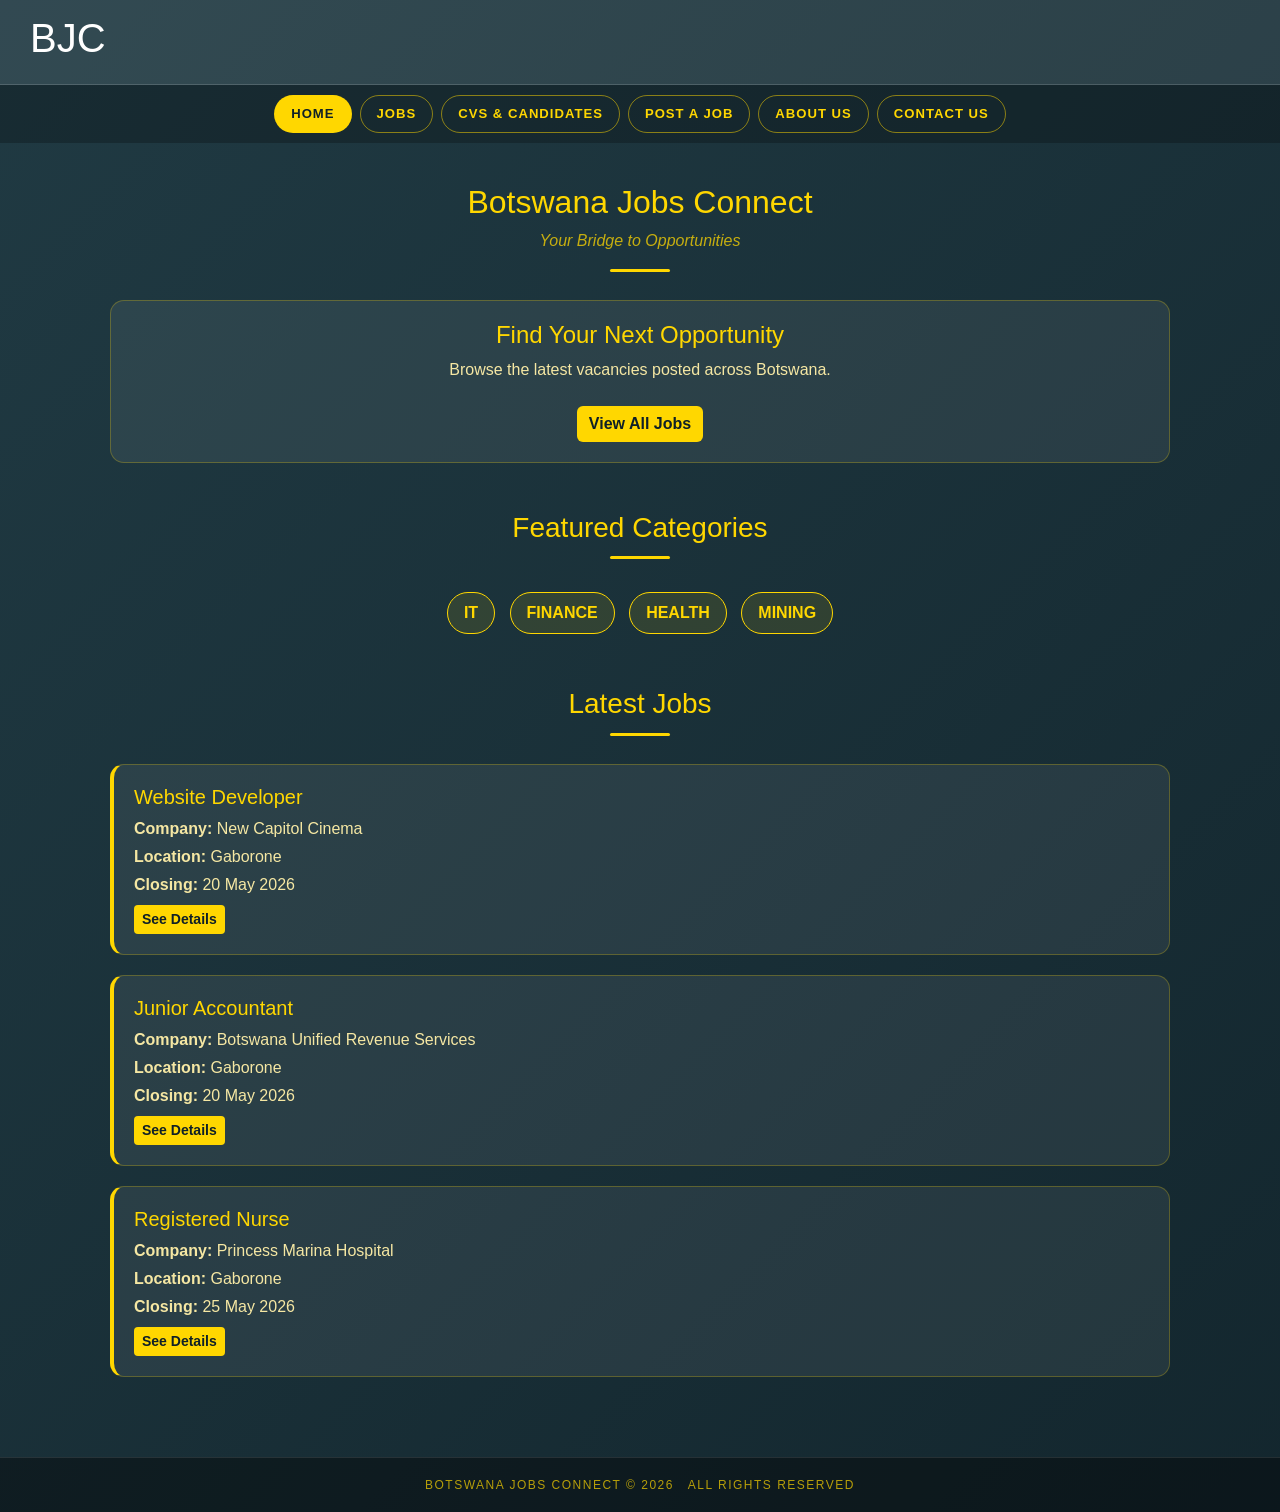
<file: index.html>
<!DOCTYPE html>
<html lang="en">
<head>
  <meta charset="UTF-8">
  <meta name="viewport" content="width=device-width, initial-scale=1.0">
  <title>Home | Botswana Jobs Connect</title>
  <link href="https://cdn.jsdelivr.net/npm/bootstrap@5.3.2/dist/css/bootstrap.min.css" rel="stylesheet">
  <link rel="stylesheet" href="styles.css">
</head>
<body>
  <header class="site-header">
    <h1>BJC</h1>

  </header>

  <nav class="bjc-nav">
    <a href="index.html" class="active">Home</a>
    <a href="jobs.html">Jobs</a>
    <a href="candidates.html">CVs &amp; Candidates</a>
    <a href="post-job.html">Post a Job</a>
    <a href="about-us.html">About Us</a>
    <a href="contact-us.html">Contact Us</a>
  </nav>

  <main>
    <h2 class="page-title">Botswana Jobs Connect</h2>
    <p class="text-center" style="color: rgba(255,215,0,0.75); font-style: italic;">Your Bridge to Opportunities</p>
    <div class="gold-line"></div>

    <div class="glass-card text-center">
      <h4 style="color:gold;">Find Your Next Opportunity</h4>
      <p>Browse the latest vacancies posted across Botswana.</p>
      <a href="jobs.html" class="btn btn-gold mt-2">View All Jobs</a>
    </div>

    <h3 class="text-center mt-5" style="color:gold;">Featured Categories</h3>
    <div class="gold-line"></div>
    <div class="text-center">
      <a href="jobs.html" class="category-pill" style="text-decoration:none;">IT</a>
      <a href="jobs.html" class="category-pill" style="text-decoration:none;">FINANCE</a>
      <a href="jobs.html" class="category-pill" style="text-decoration:none;">HEALTH</a>
      <a href="jobs.html" class="category-pill" style="text-decoration:none;">MINING</a>
    </div>

    <h3 class="text-center mt-5" style="color:gold;">Latest Jobs</h3>
    <div class="gold-line"></div>

    <div class="glass-card job-card">
      <h5 style="color:gold;">Website Developer</h5>
      <p class="mb-1"><strong>Company:</strong> New Capitol Cinema</p>
      <p class="mb-1"><strong>Location:</strong> Gaborone</p>
      <p class="mb-2"><strong>Closing:</strong> 20 May 2026</p>
      <a href="jobs.html" class="btn btn-gold btn-sm">See Details</a>
    </div>

    <div class="glass-card job-card">
      <h5 style="color:gold;">Junior Accountant</h5>
      <p class="mb-1"><strong>Company:</strong> Botswana Unified Revenue Services</p>
      <p class="mb-1"><strong>Location:</strong> Gaborone</p>
      <p class="mb-2"><strong>Closing:</strong> 20 May 2026</p>
      <a href="jobs.html" class="btn btn-gold btn-sm">See Details</a>
    </div>

    <div class="glass-card job-card">
      <h5 style="color:gold;">Registered Nurse</h5>
      <p class="mb-1"><strong>Company:</strong> Princess Marina Hospital</p>
      <p class="mb-1"><strong>Location:</strong> Gaborone</p>
      <p class="mb-2"><strong>Closing:</strong> 25 May 2026</p>
      <a href="jobs.html" class="btn btn-gold btn-sm">See Details</a>
    </div>
  </main>

  <footer class="site-footer">Botswana Jobs Connect &copy; 2026 &nbsp; All Rights Reserved</footer>
</body>
</html>
</file>
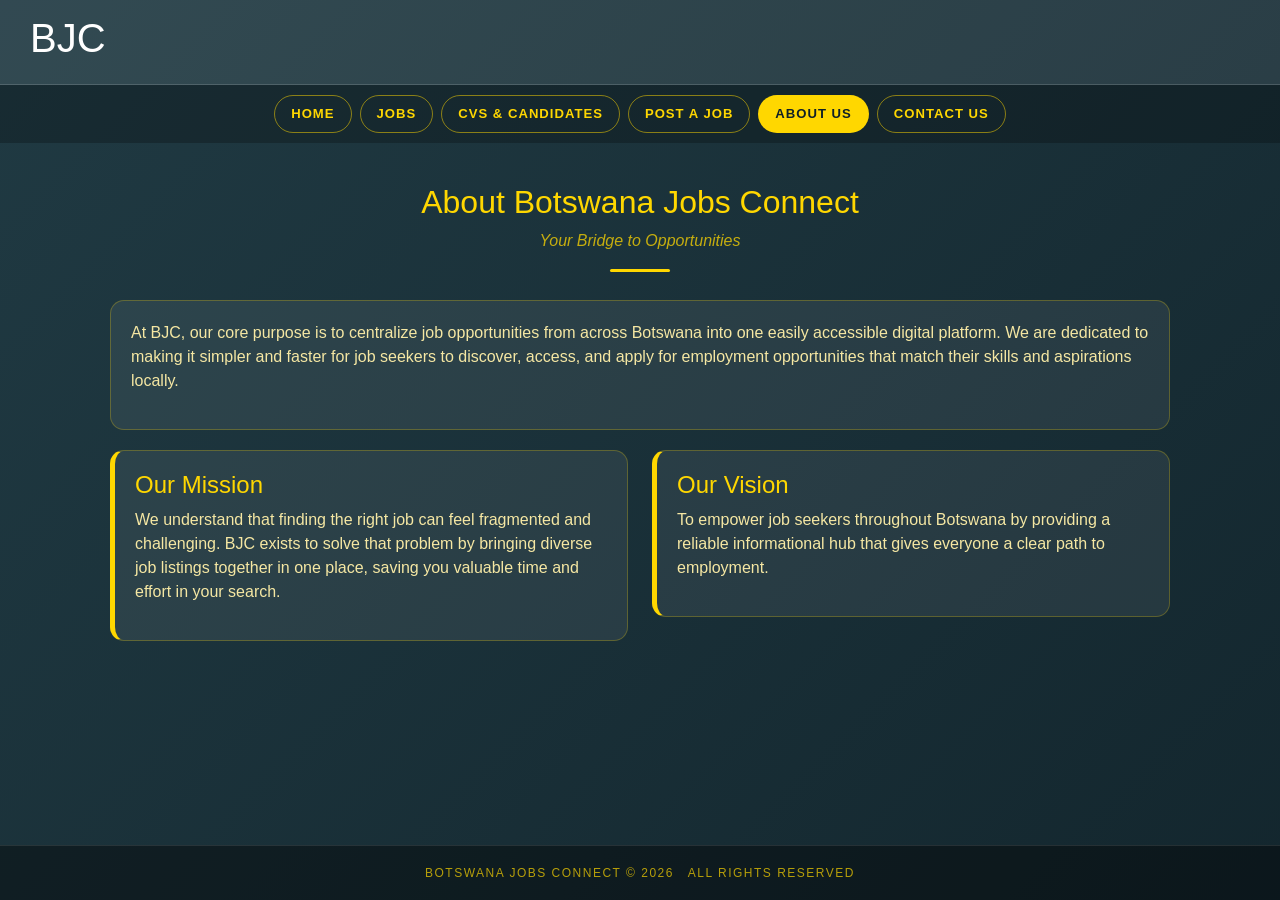
<file: about-us.html>
<!DOCTYPE html>
<html lang="en">
<head>
  <meta charset="UTF-8">
  <meta name="viewport" content="width=device-width, initial-scale=1.0">
  <title>About Us | Botswana Jobs Connect</title>
  <link href="https://cdn.jsdelivr.net/npm/bootstrap@5.3.2/dist/css/bootstrap.min.css" rel="stylesheet">
  <link rel="stylesheet" href="styles.css">
</head>
<body>
  <header class="site-header">
    <h1>BJC</h1>

  </header>

  <nav class="bjc-nav">
    <a href="index.html">Home</a>
    <a href="jobs.html">Jobs</a>
    <a href="candidates.html">CVs &amp; Candidates</a>
    <a href="post-job.html">Post a Job</a>
    <a href="about-us.html" class="active">About Us</a>
    <a href="contact-us.html">Contact Us</a>
  </nav>

  <main>
    <h2 class="page-title">About Botswana Jobs Connect</h2>
    <p class="text-center" style="color: rgba(255,215,0,0.75); font-style: italic;">Your Bridge to Opportunities</p>
    <div class="gold-line"></div>

    <div class="glass-card">
      <p>
        At BJC, our core purpose is to centralize job opportunities from across Botswana
        into one easily accessible digital platform. We are dedicated to making it simpler
        and faster for job seekers to discover, access, and apply for employment
        opportunities that match their skills and aspirations locally.
      </p>
    </div>

    <div class="row">
      <div class="col-md-6">
        <div class="glass-card" style="border-left:5px solid gold;">
          <h4 style="color:gold;">Our Mission</h4>
          <p>
            We understand that finding the right job can feel fragmented and challenging.
            BJC exists to solve that problem by bringing diverse job listings together in
            one place, saving you valuable time and effort in your search.
          </p>
        </div>
      </div>
      <div class="col-md-6">
        <div class="glass-card" style="border-left:5px solid gold;">
          <h4 style="color:gold;">Our Vision</h4>
          <p>
            To empower job seekers throughout Botswana by providing a reliable
            informational hub that gives everyone a clear path to employment.
          </p>
        </div>
      </div>
    </div>
  </main>

  <footer class="site-footer">Botswana Jobs Connect &copy; 2026 &nbsp; All Rights Reserved</footer>
</body>
</html>
</file>
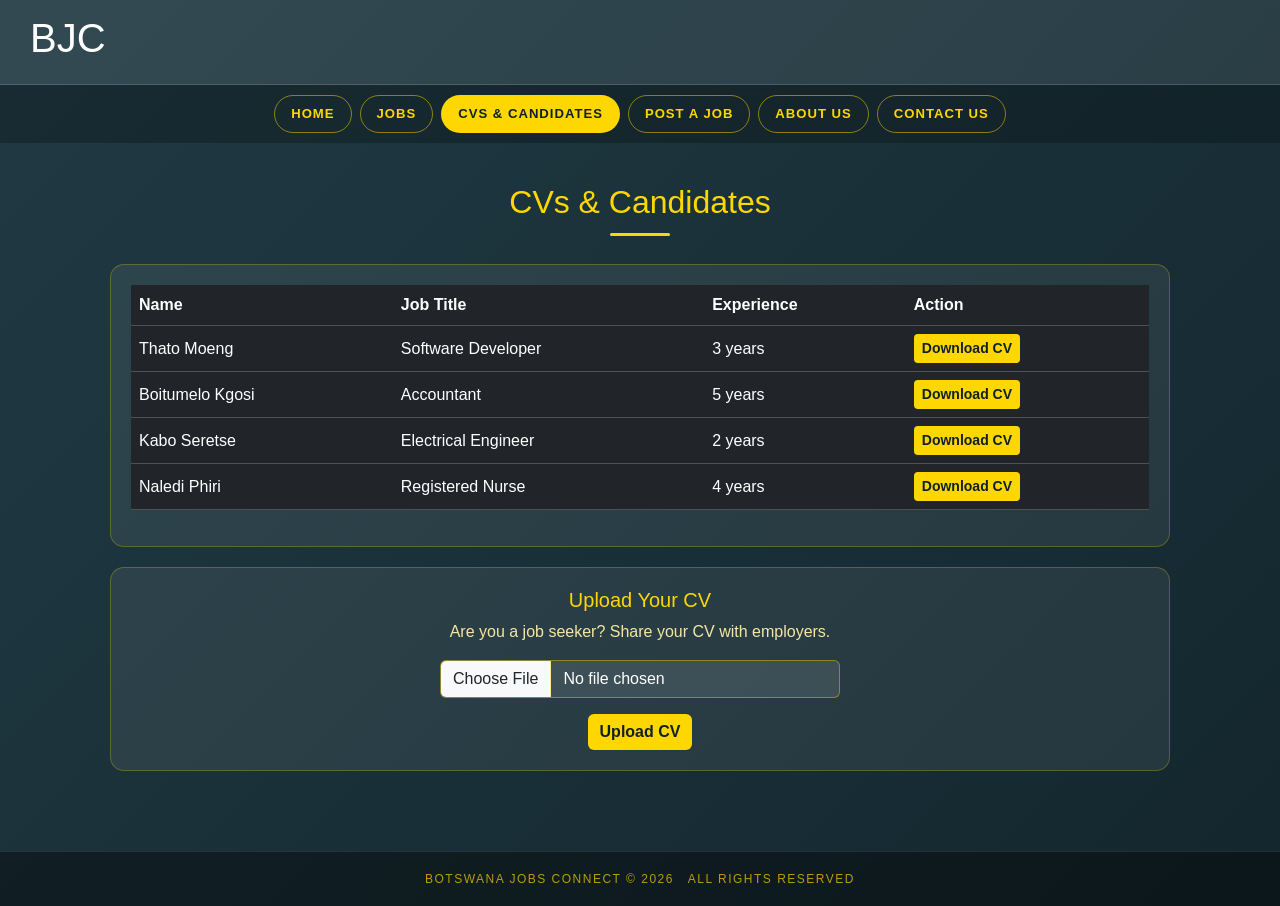
<file: candidates.html>
<!DOCTYPE html>
<html lang="en">
<head>
  <meta charset="UTF-8">
  <meta name="viewport" content="width=device-width, initial-scale=1.0">
  <title>CVs &amp; Candidates | Botswana Jobs Connect</title>
  <link href="https://cdn.jsdelivr.net/npm/bootstrap@5.3.2/dist/css/bootstrap.min.css" rel="stylesheet">
  <link rel="stylesheet" href="styles.css">
</head>
<body>
  <header class="site-header">
    <h1>BJC</h1>
 
  </header>

  <nav class="bjc-nav">
    <a href="index.html">Home</a>
    <a href="jobs.html">Jobs</a>
    <a href="candidates.html" class="active">CVs &amp; Candidates</a>
    <a href="post-job.html">Post a Job</a>
    <a href="about-us.html">About Us</a>
    <a href="contact-us.html">Contact Us</a>
  </nav>

  <main>
    <h2 class="page-title">CVs &amp; Candidates</h2>
    <div class="gold-line"></div>

    <div class="table-responsive glass-card">
      <table class="table table-dark table-hover align-middle">
        <thead>
          <tr style="color:gold;">
            <th>Name</th>
            <th>Job Title</th>
            <th>Experience</th>
            <th>Action</th>
          </tr>
        </thead>
        <tbody>
          <tr>
            <td>Thato Moeng</td>
            <td>Software Developer</td>
            <td>3 years</td>
            <td><a href="#" class="btn btn-gold btn-sm">Download CV</a></td>
          </tr>
          <tr>
            <td>Boitumelo Kgosi</td>
            <td>Accountant</td>
            <td>5 years</td>
            <td><a href="#" class="btn btn-gold btn-sm">Download CV</a></td>
          </tr>
          <tr>
            <td>Kabo Seretse</td>
            <td>Electrical Engineer</td>
            <td>2 years</td>
            <td><a href="#" class="btn btn-gold btn-sm">Download CV</a></td>
          </tr>
          <tr>
            <td>Naledi Phiri</td>
            <td>Registered Nurse</td>
            <td>4 years</td>
            <td><a href="#" class="btn btn-gold btn-sm">Download CV</a></td>
          </tr>
        </tbody>
      </table>
    </div>

    <div class="glass-card text-center">
      <h5 style="color:gold;">Upload Your CV</h5>
      <p>Are you a job seeker? Share your CV with employers.</p>
      <form action="#" method="post" enctype="multipart/form-data">
        <input type="file" name="cv" class="form-control mb-3" style="max-width:400px;margin:0 auto;">
        <button type="submit" class="btn btn-gold">Upload CV</button>
      </form>
    </div>
  </main>

  <footer class="site-footer">Botswana Jobs Connect &copy; 2026 &nbsp; All Rights Reserved</footer>
</body>
</html>
</file>
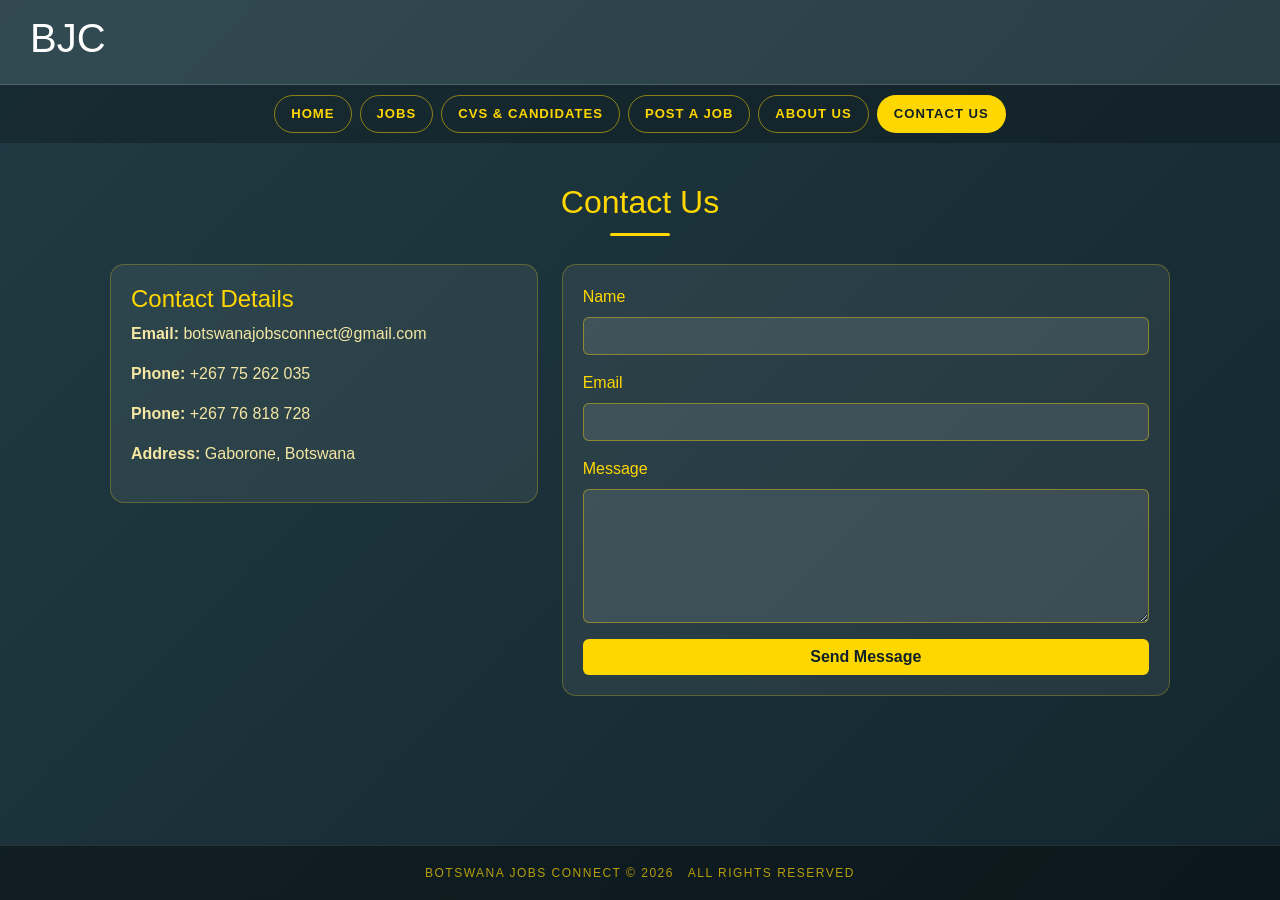
<file: contact-us.html>
<!DOCTYPE html>
<html lang="en">
<head>
  <meta charset="UTF-8">
  <meta name="viewport" content="width=device-width, initial-scale=1.0">
  <title>Contact Us | Botswana Jobs Connect</title>
  <link href="https://cdn.jsdelivr.net/npm/bootstrap@5.3.2/dist/css/bootstrap.min.css" rel="stylesheet">
  <link rel="stylesheet" href="styles.css">
</head>
<body>
  <header class="site-header">
    <h1>BJC</h1>

  </header>

  <nav class="bjc-nav">
    <a href="index.html">Home</a>
    <a href="jobs.html">Jobs</a>
    <a href="candidates.html">CVs &amp; Candidates</a>
    <a href="post-job.html">Post a Job</a>
    <a href="about-us.html">About Us</a>
    <a href="contact-us.html" class="active">Contact Us</a>
  </nav>

  <main>
    <h2 class="page-title">Contact Us</h2>
    <div class="gold-line"></div>

    <div class="row">
      <div class="col-md-5">
        <div class="glass-card">
          <h4 style="color:gold;">Contact Details</h4>
          <p><strong>Email:</strong> botswanajobsconnect@gmail.com</p>
          <p><strong>Phone:</strong> +267 75 262 035</p>
          <p><strong>Phone:</strong> +267 76 818 728</p>
          <p><strong>Address:</strong> Gaborone, Botswana</p>
        </div>
      </div>

      <div class="col-md-7">
        <div class="glass-card">
          <form action="mailto:botswanajobsconnect@gmail.com" method="post" enctype="text/plain">
            <div class="mb-3">
              <label class="form-label" style="color:gold;">Name</label>
              <input type="text" name="name" class="form-control" required>
            </div>
            <div class="mb-3">
              <label class="form-label" style="color:gold;">Email</label>
              <input type="email" name="email" class="form-control" required>
            </div>
            <div class="mb-3">
              <label class="form-label" style="color:gold;">Message</label>
              <textarea name="message" class="form-control" rows="5" required></textarea>
            </div>
            <button type="submit" class="btn btn-gold w-100">Send Message</button>
          </form>
        </div>
      </div>
    </div>
  </main>

  <footer class="site-footer">Botswana Jobs Connect &copy; 2026 &nbsp; All Rights Reserved</footer>
</body>
</html>
</file>
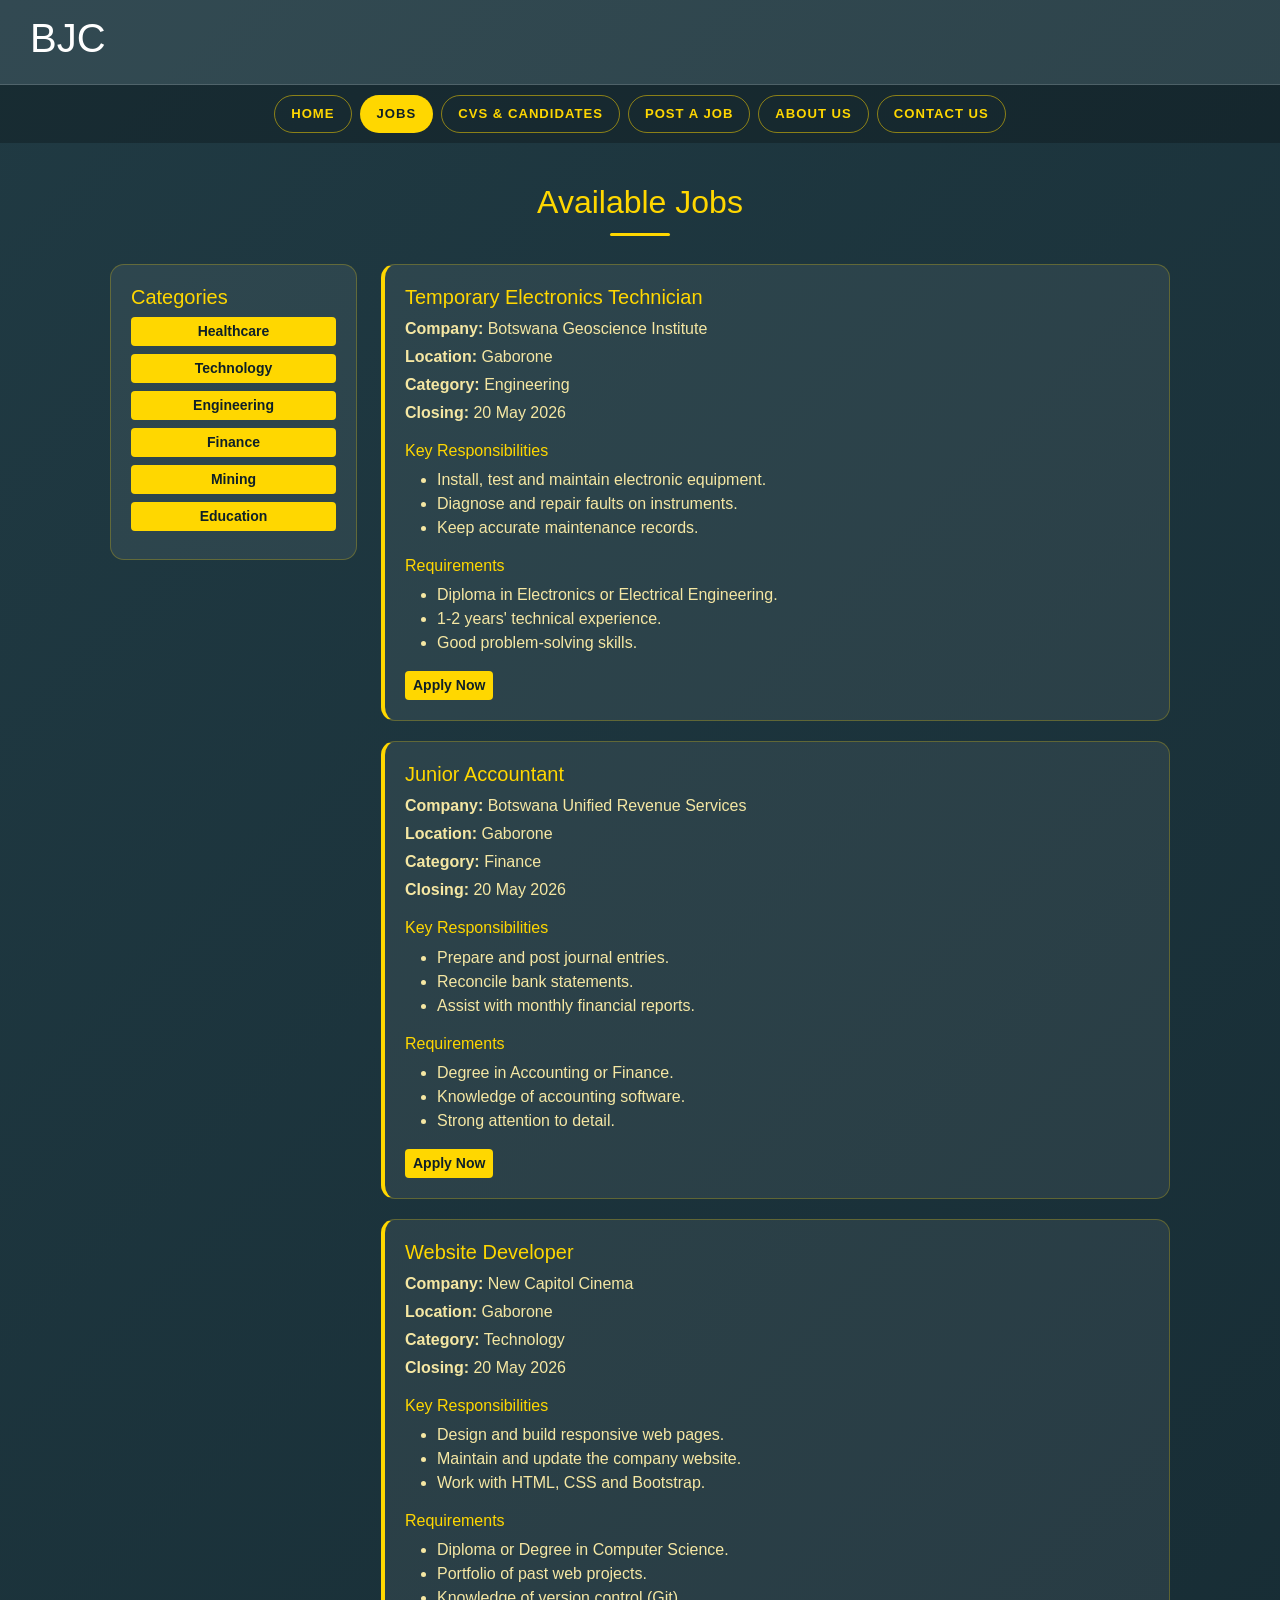
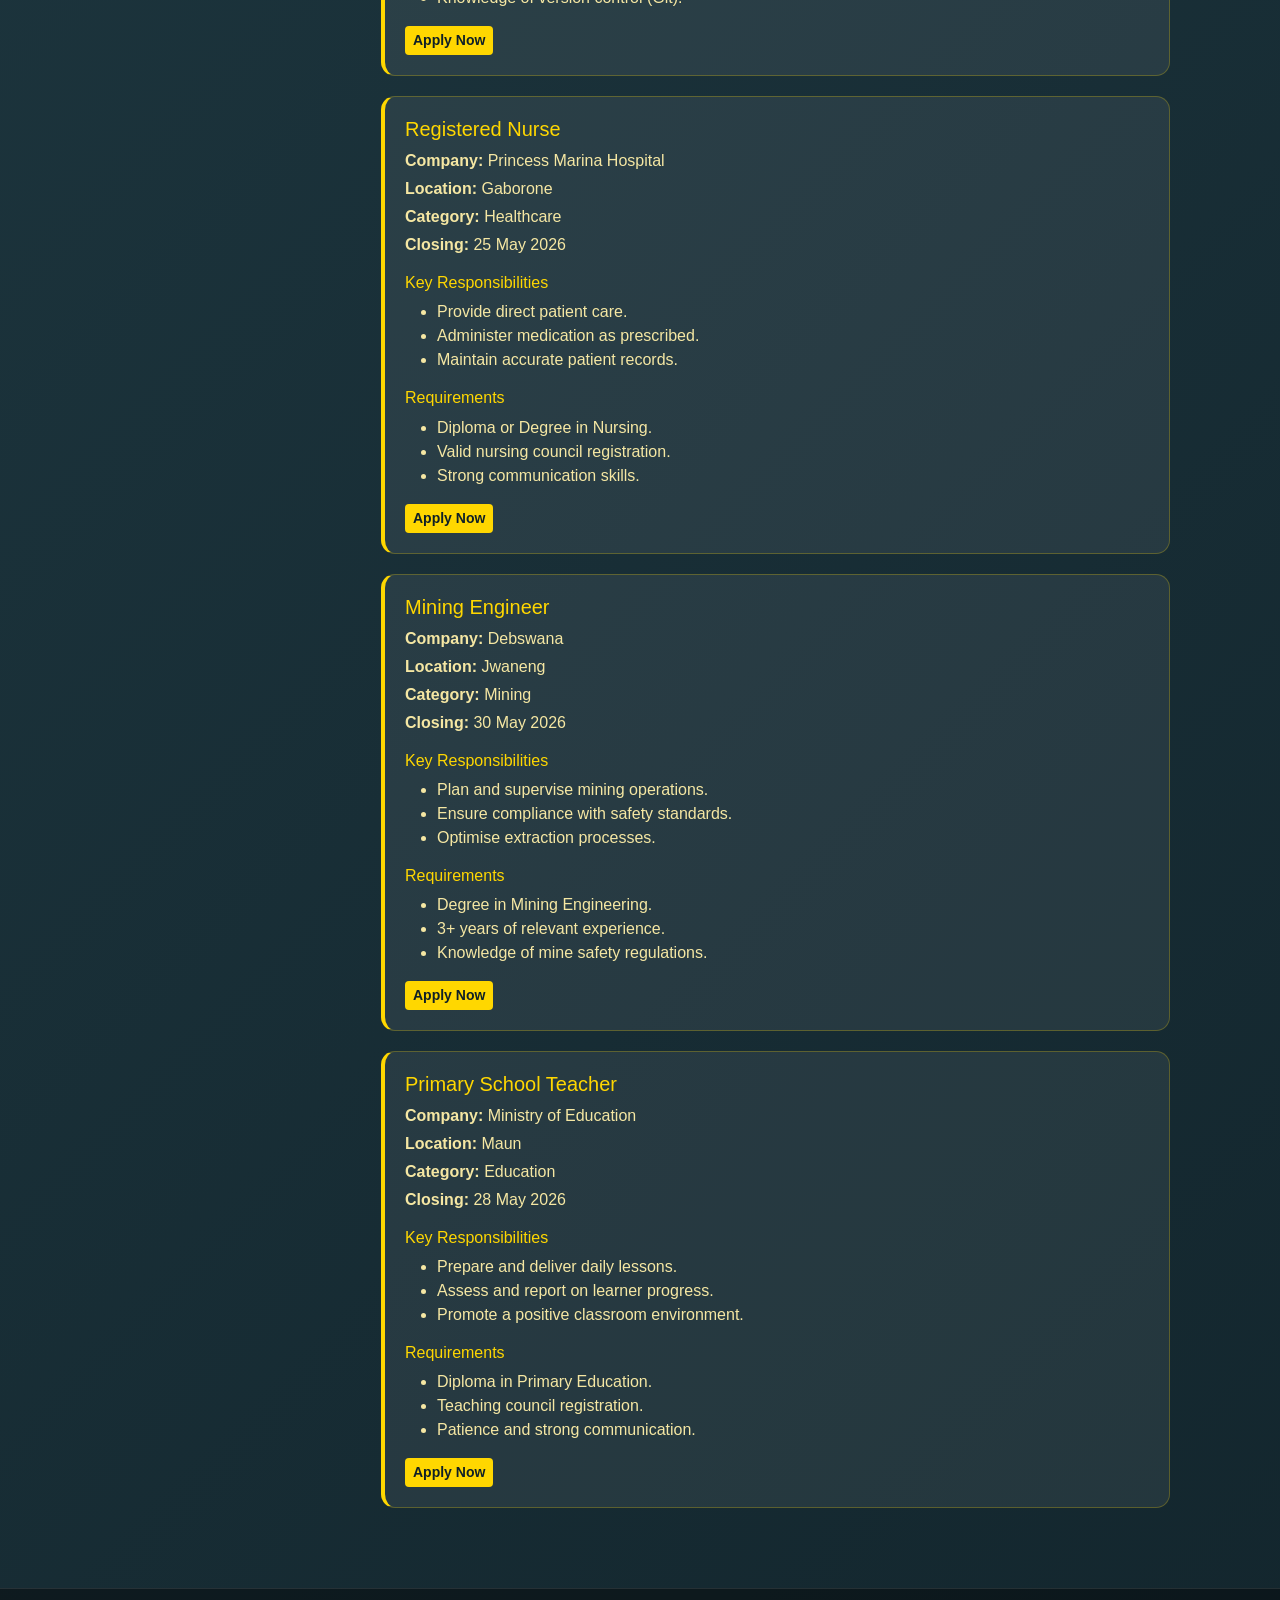
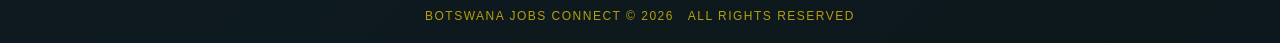
<file: jobs.html>
<!DOCTYPE html>
<html lang="en">
<head>
  <meta charset="UTF-8">
  <meta name="viewport" content="width=device-width, initial-scale=1.0">
  <title>Jobs | Botswana Jobs Connect</title>
  <link href="https://cdn.jsdelivr.net/npm/bootstrap@5.3.2/dist/css/bootstrap.min.css" rel="stylesheet">
  <link rel="stylesheet" href="styles.css">
</head>
<body>
  <header class="site-header">
    <h1>BJC</h1>

  </header>

  <nav class="bjc-nav">
    <a href="index.html">Home</a>
    <a href="jobs.html" class="active">Jobs</a>
    <a href="candidates.html">CVs &amp; Candidates</a>
    <a href="post-job.html">Post a Job</a>
    <a href="about-us.html">About Us</a>
    <a href="contact-us.html">Contact Us</a>
  </nav>

  <main>
    <h2 class="page-title">Available Jobs</h2>
    <div class="gold-line"></div>

    <div class="row">
      <div class="col-md-3">
        <div class="glass-card">
          <h5 style="color:gold;">Categories</h5>
          <a href="#healthcare" class="btn btn-gold btn-sm w-100 mb-2">Healthcare</a>
          <a href="#technology" class="btn btn-gold btn-sm w-100 mb-2">Technology</a>
          <a href="#engineering" class="btn btn-gold btn-sm w-100 mb-2">Engineering</a>
          <a href="#finance" class="btn btn-gold btn-sm w-100 mb-2">Finance</a>
          <a href="#mining" class="btn btn-gold btn-sm w-100 mb-2">Mining</a>
          <a href="#education" class="btn btn-gold btn-sm w-100 mb-2">Education</a>
        </div>
      </div>

      <div class="col-md-9">

        <div id="engineering" class="glass-card job-card">
          <h5 style="color:gold;">Temporary Electronics Technician</h5>
          <p class="mb-1"><strong>Company:</strong> Botswana Geoscience Institute</p>
          <p class="mb-1"><strong>Location:</strong> Gaborone</p>
          <p class="mb-1"><strong>Category:</strong> Engineering</p>
          <p class="mb-2"><strong>Closing:</strong> 20 May 2026</p>
          <h6 style="color:gold;" class="mt-3">Key Responsibilities</h6>
          <ul>
            <li>Install, test and maintain electronic equipment.</li>
            <li>Diagnose and repair faults on instruments.</li>
            <li>Keep accurate maintenance records.</li>
          </ul>
          <h6 style="color:gold;">Requirements</h6>
          <ul>
            <li>Diploma in Electronics or Electrical Engineering.</li>
            <li>1-2 years' technical experience.</li>
            <li>Good problem-solving skills.</li>
          </ul>
          <a href="#" class="btn btn-gold btn-sm">Apply Now</a>
        </div>

        <div id="finance" class="glass-card job-card">
          <h5 style="color:gold;">Junior Accountant</h5>
          <p class="mb-1"><strong>Company:</strong> Botswana Unified Revenue Services</p>
          <p class="mb-1"><strong>Location:</strong> Gaborone</p>
          <p class="mb-1"><strong>Category:</strong> Finance</p>
          <p class="mb-2"><strong>Closing:</strong> 20 May 2026</p>
          <h6 style="color:gold;" class="mt-3">Key Responsibilities</h6>
          <ul>
            <li>Prepare and post journal entries.</li>
            <li>Reconcile bank statements.</li>
            <li>Assist with monthly financial reports.</li>
          </ul>
          <h6 style="color:gold;">Requirements</h6>
          <ul>
            <li>Degree in Accounting or Finance.</li>
            <li>Knowledge of accounting software.</li>
            <li>Strong attention to detail.</li>
          </ul>
          <a href="#" class="btn btn-gold btn-sm">Apply Now</a>
        </div>

        <div id="technology" class="glass-card job-card">
          <h5 style="color:gold;">Website Developer</h5>
          <p class="mb-1"><strong>Company:</strong> New Capitol Cinema</p>
          <p class="mb-1"><strong>Location:</strong> Gaborone</p>
          <p class="mb-1"><strong>Category:</strong> Technology</p>
          <p class="mb-2"><strong>Closing:</strong> 20 May 2026</p>
          <h6 style="color:gold;" class="mt-3">Key Responsibilities</h6>
          <ul>
            <li>Design and build responsive web pages.</li>
            <li>Maintain and update the company website.</li>
            <li>Work with HTML, CSS and Bootstrap.</li>
          </ul>
          <h6 style="color:gold;">Requirements</h6>
          <ul>
            <li>Diploma or Degree in Computer Science.</li>
            <li>Portfolio of past web projects.</li>
            <li>Knowledge of version control (Git).</li>
          </ul>
          <a href="#" class="btn btn-gold btn-sm">Apply Now</a>
        </div>

        <div id="healthcare" class="glass-card job-card">
          <h5 style="color:gold;">Registered Nurse</h5>
          <p class="mb-1"><strong>Company:</strong> Princess Marina Hospital</p>
          <p class="mb-1"><strong>Location:</strong> Gaborone</p>
          <p class="mb-1"><strong>Category:</strong> Healthcare</p>
          <p class="mb-2"><strong>Closing:</strong> 25 May 2026</p>
          <h6 style="color:gold;" class="mt-3">Key Responsibilities</h6>
          <ul>
            <li>Provide direct patient care.</li>
            <li>Administer medication as prescribed.</li>
            <li>Maintain accurate patient records.</li>
          </ul>
          <h6 style="color:gold;">Requirements</h6>
          <ul>
            <li>Diploma or Degree in Nursing.</li>
            <li>Valid nursing council registration.</li>
            <li>Strong communication skills.</li>
          </ul>
          <a href="#" class="btn btn-gold btn-sm">Apply Now</a>
        </div>

        <div id="mining" class="glass-card job-card">
          <h5 style="color:gold;">Mining Engineer</h5>
          <p class="mb-1"><strong>Company:</strong> Debswana</p>
          <p class="mb-1"><strong>Location:</strong> Jwaneng</p>
          <p class="mb-1"><strong>Category:</strong> Mining</p>
          <p class="mb-2"><strong>Closing:</strong> 30 May 2026</p>
          <h6 style="color:gold;" class="mt-3">Key Responsibilities</h6>
          <ul>
            <li>Plan and supervise mining operations.</li>
            <li>Ensure compliance with safety standards.</li>
            <li>Optimise extraction processes.</li>
          </ul>
          <h6 style="color:gold;">Requirements</h6>
          <ul>
            <li>Degree in Mining Engineering.</li>
            <li>3+ years of relevant experience.</li>
            <li>Knowledge of mine safety regulations.</li>
          </ul>
          <a href="#" class="btn btn-gold btn-sm">Apply Now</a>
        </div>

        <div id="education" class="glass-card job-card">
          <h5 style="color:gold;">Primary School Teacher</h5>
          <p class="mb-1"><strong>Company:</strong> Ministry of Education</p>
          <p class="mb-1"><strong>Location:</strong> Maun</p>
          <p class="mb-1"><strong>Category:</strong> Education</p>
          <p class="mb-2"><strong>Closing:</strong> 28 May 2026</p>
          <h6 style="color:gold;" class="mt-3">Key Responsibilities</h6>
          <ul>
            <li>Prepare and deliver daily lessons.</li>
            <li>Assess and report on learner progress.</li>
            <li>Promote a positive classroom environment.</li>
          </ul>
          <h6 style="color:gold;">Requirements</h6>
          <ul>
            <li>Diploma in Primary Education.</li>
            <li>Teaching council registration.</li>
            <li>Patience and strong communication.</li>
          </ul>
          <a href="#" class="btn btn-gold btn-sm">Apply Now</a>
        </div>

      </div>
    </div>
  </main>

  <footer class="site-footer">Botswana Jobs Connect &copy; 2026 &nbsp; All Rights Reserved</footer>
</body>
</html>
</file>
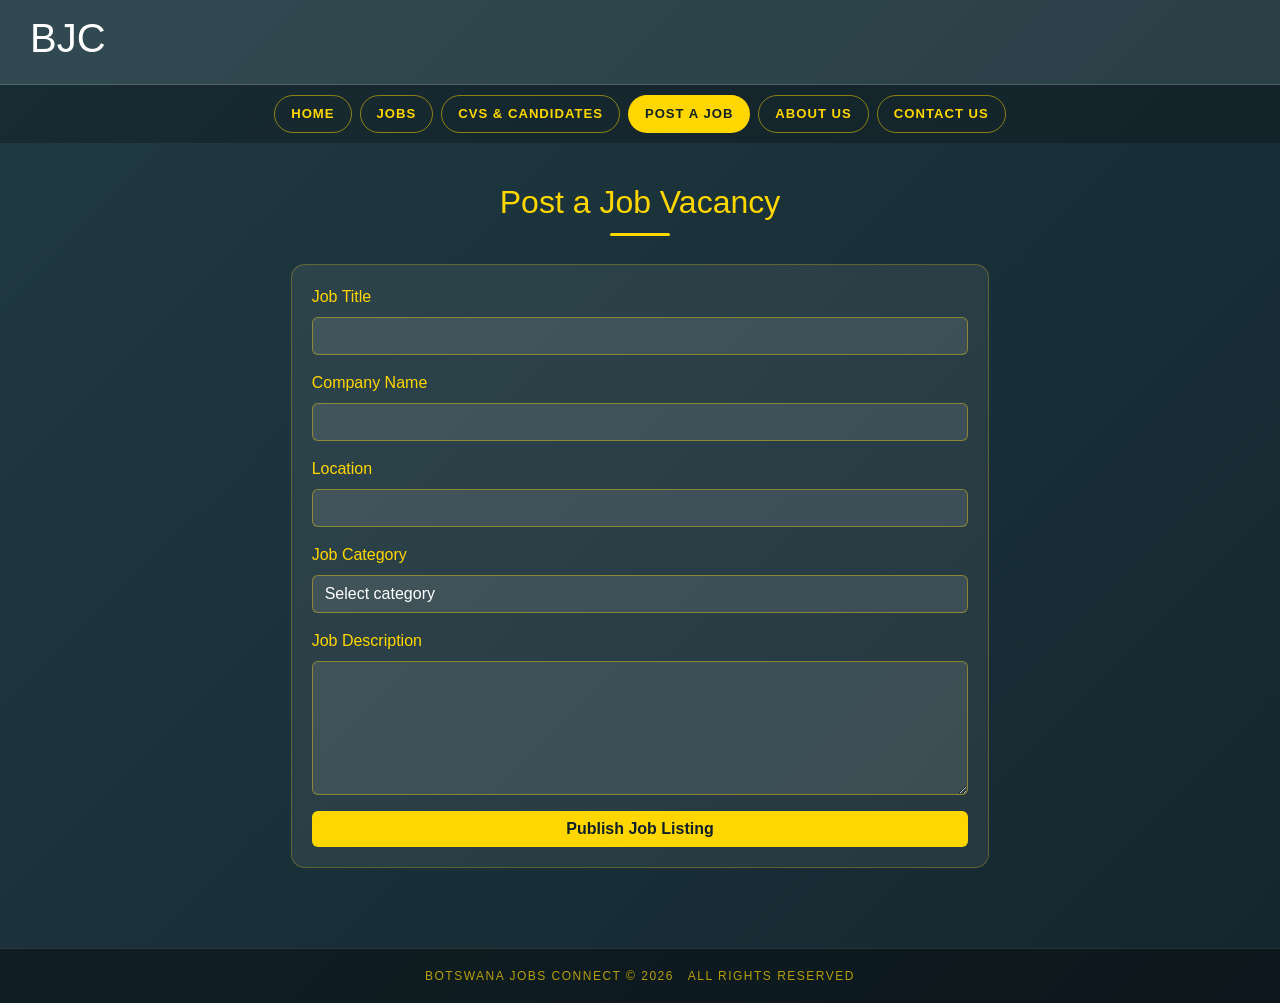
<file: post-job.html>
<!DOCTYPE html>
<html lang="en">
<head>
  <meta charset="UTF-8">
  <meta name="viewport" content="width=device-width, initial-scale=1.0">
  <title>Post a Job | Botswana Jobs Connect</title>
  <link href="https://cdn.jsdelivr.net/npm/bootstrap@5.3.2/dist/css/bootstrap.min.css" rel="stylesheet">
  <link rel="stylesheet" href="styles.css">
</head>
<body>
  <header class="site-header">
    <h1>BJC</h1>

  </header>

  <nav class="bjc-nav">
    <a href="index.html">Home</a>
    <a href="jobs.html">Jobs</a>
    <a href="candidates.html">CVs &amp; Candidates</a>
    <a href="post-job.html" class="active">Post a Job</a>
    <a href="about-us.html">About Us</a>
    <a href="contact-us.html">Contact Us</a>
  </nav>

  <main>
    <h2 class="page-title">Post a Job Vacancy</h2>
    <div class="gold-line"></div>

    <div class="row justify-content-center">
      <div class="col-md-8">
        <div class="glass-card">
          <form action="#" method="post">
            <div class="mb-3">
              <label class="form-label" style="color:gold;">Job Title</label>
              <input type="text" name="jobTitle" class="form-control" required>
            </div>
            <div class="mb-3">
              <label class="form-label" style="color:gold;">Company Name</label>
              <input type="text" name="company" class="form-control" required>
            </div>
            <div class="mb-3">
              <label class="form-label" style="color:gold;">Location</label>
              <input type="text" name="location" class="form-control" required>
            </div>
            <div class="mb-3">
              <label class="form-label" style="color:gold;">Job Category</label>
              <select name="category" class="form-select" required>
                <option value="">Select category</option>
                <option>Healthcare</option>
                <option>Technology</option>
                <option>Engineering</option>
                <option>Finance</option>
                <option>Mining</option>
                <option>Education</option>
              </select>
            </div>
            <div class="mb-3">
              <label class="form-label" style="color:gold;">Job Description</label>
              <textarea name="description" class="form-control" rows="5" required></textarea>
            </div>
            <button type="submit" class="btn btn-gold w-100">Publish Job Listing</button>
          </form>
        </div>
      </div>
    </div>
  </main>

  <footer class="site-footer">Botswana Jobs Connect &copy; 2026 &nbsp; All Rights Reserved</footer>
</body>
</html>
</file>
<file: styles.css>
body {
  font-family: 'Segoe UI', Arial, sans-serif;
  background: linear-gradient(-45deg, #1e3c72, #2a5298, #0f2027, #203a43);
  background-size: 400% 400%;
  animation: movingBackground 12s ease infinite;
  color: #ffffff;
  min-height: 100vh;
  display: flex;
  flex-direction: column;
  margin: 0;
}

/* Smoothly cycles the gradient background position */
@keyframes movingBackground {
  0%   { background-position: 0% 50%; }
  50%  { background-position: 100% 50%; }
  100% { background-position: 0% 50%; }
}
.site-header {
  display: flex;
  justify-content: space-between;
  align-items: center;
  padding: 14px 30px;
  background: rgba(255, 255, 255, 0.08); /* Subtle frosted-glass effect */
  border-bottom: 1px solid rgba(255, 255, 255, 0.15);
}

.bjc-nav {
  background: rgba(0, 0, 0, 0.25);
  padding: 10px 20px;
  display: flex;
  flex-wrap: wrap;
  gap: 8px;
  justify-content: center;
}

/* Individual nav links styled as outlined gold pills */
.bjc-nav a {
  text-decoration: none;
  color: gold;
  font-size: 0.82rem;
  font-weight: bold;
  letter-spacing: 1px;
  text-transform: uppercase;
  padding: 8px 16px;
  border: 1px solid rgba(255, 215, 0, 0.5);
  border-radius: 25px;
  transition: background 0.3s, color 0.3s;
}

.bjc-nav a:hover,
.bjc-nav a.active {
  background: gold;
  color: #0f2027; /* Dark text for contrast on gold background */
}

main {
  padding: 40px 20px 60px;
  max-width: 1100px;
  margin: 0 auto;
  width: 100%;
  flex: 1; /* Fills remaining height so footer stays at bottom */
}

.page-title {
  color: gold;
  text-align: center;
  margin-bottom: 8px;
}

.gold-line {
  width: 60px;
  height: 3px;
  background: gold;
  border-radius: 5px;
  margin: 12px auto 28px;
}

.glass-card {
  background: rgba(255, 255, 255, 0.07);
  border: 1px solid rgba(255, 215, 0, 0.25);
  border-radius: 14px;
  padding: 20px;
  color: #f5e7a3; 
  margin-bottom: 20px;
}

.job-card {
  border-left: 4px solid gold;
}

.category-pill {
  display: inline-block;
  margin: 5px;
  padding: 8px 16px;
  background: rgba(255, 215, 0, 0.1); /* Very subtle gold tint */
  border: 1px solid gold;
  border-radius: 25px;
  color: gold;
  font-weight: bold;
}

.btn-gold {
  background: gold;
  color: #0f2027; 
  font-weight: bold;
  border: none;
}

.btn-gold:hover {
  background: #e6c200;
  color: #0f2027;
}

.form-control,
.form-select {
  background: rgba(255, 255, 255, 0.1);
  border: 1px solid rgba(255, 215, 0, 0.4);
  color: #ffffff;
}

.form-control::placeholder { color: rgba(255, 255, 255, 0.6); }

/* Brightened background and full gold border when focused */
.form-control:focus,
.form-select:focus {
  background: rgba(255, 255, 255, 0.15);
  border-color: gold;
  color: #210909;
  box-shadow: 0 0 0 0.15rem rgba(255, 215, 0, 0.25);
}

.site-footer {
  background: rgba(0, 0, 0, 0.4);
  border-top: 1px solid rgba(255, 255, 255, 0.1);
  text-align: center;
  padding: 18px;
  font-size: 0.75rem;
  letter-spacing: 1.5px;
  text-transform: uppercase;
  color: rgba(255, 215, 0, 0.7);
}

@media (max-width: 540px) {
  .site-header h1 { font-size: 1.4rem; }
  .page-title { font-size: 1.5rem; }
}
</file>
